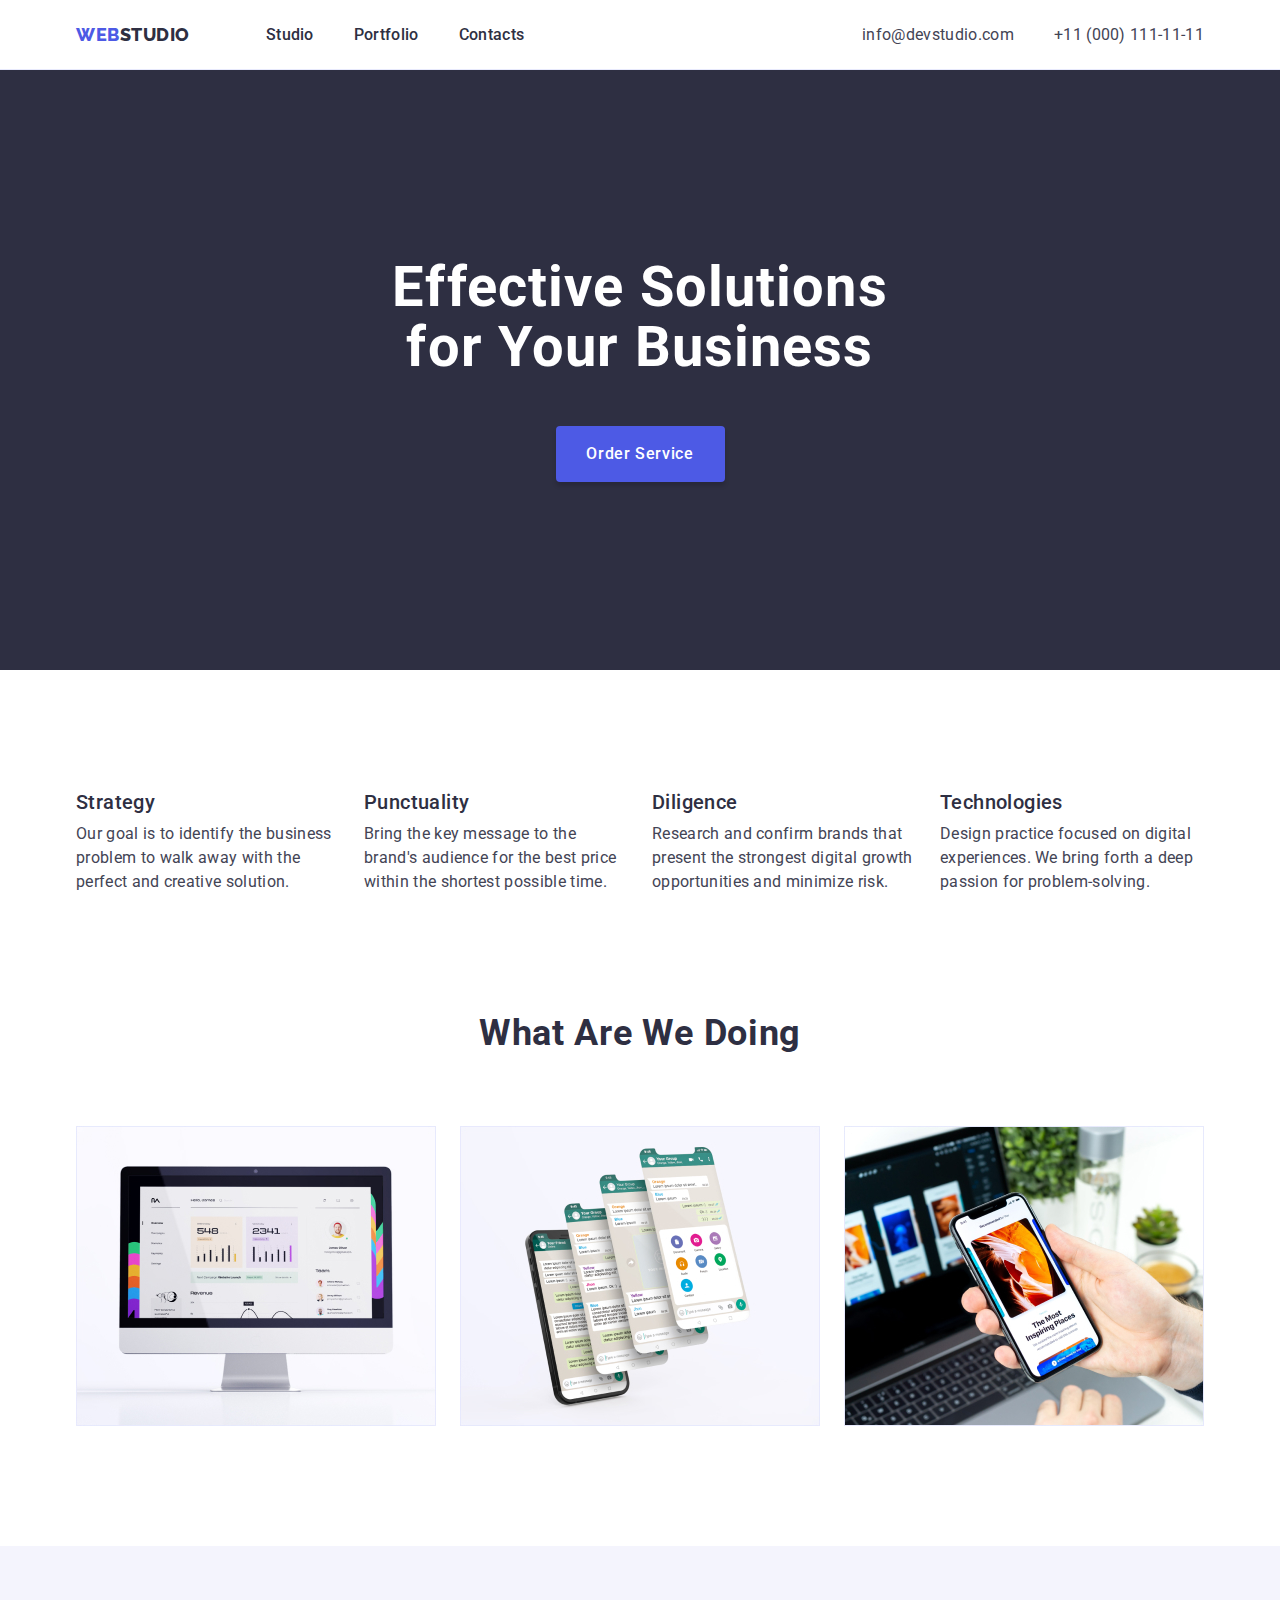
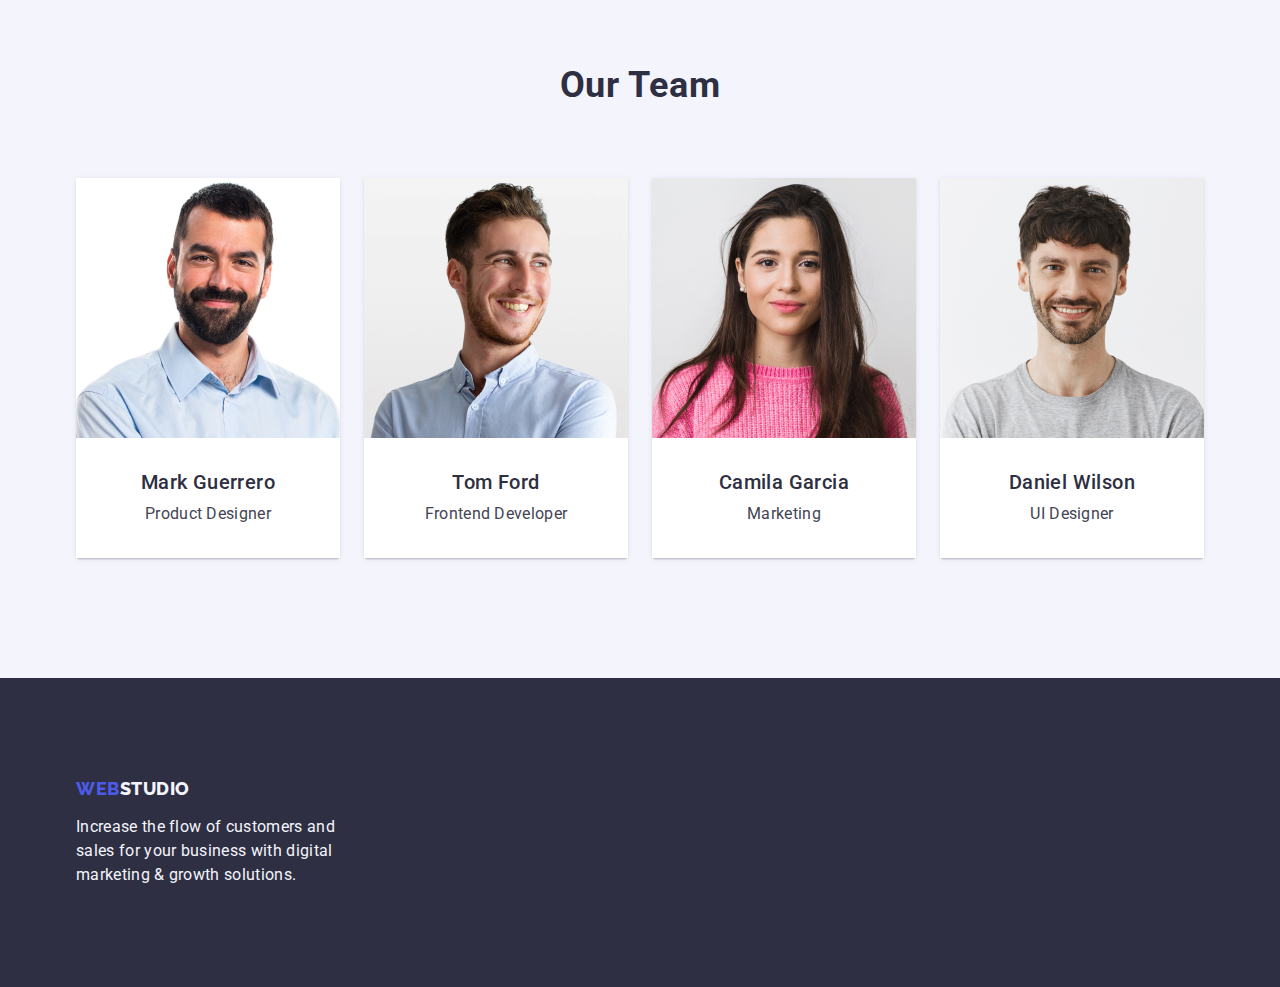
<file: index.html>
<!DOCTYPE html>
<html lang="en">
  <head>
    <meta charset="UTF-8" />
    <meta http-equiv="X-UA-Compatible" content="IE=edge" />
    <meta name="viewport" content="width=device-width, initial-scale=1.0" />
    <link rel="preconnect" href="https://fonts.googleapis.com" />
    <link rel="preconnect" href="https://fonts.gstatic.com" crossorigin />
    <link
      href="https://fonts.googleapis.com/css2?family=Raleway:wght@800&family=Roboto:wght@400;500;700;900&display=swap"
      rel="stylesheet"
    />
    <link
      rel="stylesheet"
      href="https://cdnjs.cloudflare.com/ajax/libs/modern-normalize/2.0.0/modern-normalize.min.css"
    />
    <link rel="stylesheet" href="./css/styles.css" />
    <title>WebStudio</title>
  </head>
  <body>
    <!-- Header -->
    <header class="header">
      <div class="container header-container">
        <nav class="header-nav">
          <!-- Logo -->
          <a class="header-logo link" href="./index.html"
            >Web<span class="logo">Studio</span></a
          >
          <!-- Menu Nav -->
          <ul class="header-nav-list list">
            <li class="header-nav-item">
              <a class="header-nav-link link" href="./index.html">Studio</a>
            </li>
            <li class="header-nav-item">
              <a class="header-nav-link link" href="./portfolio.html"
                >Portfolio</a
              >
            </li>
            <li class="header-nav-item">
              <a class="header-nav-link link" href="">Contacts</a>
            </li>
          </ul>
        </nav>

        <!-- Contact address -->
        <address class="address">
          <ul class="address-list list">
            <li class="address-item">
              <a class="address-link link" href="mailto:info@devstudio.com"
                >info@devstudio.com</a
              >
            </li>
            <li class="address-item">
              <a class="address-link link" href="tel:+110001111111"
                >+11 (000) 111-11-11</a
              >
            </li>
          </ul>
        </address>
      </div>
    </header>

    <!-- Main content -->
    <main>
      <!-- Section Hero Image -->
      <section class="section-hero">
        <div class="container">
          <h1 class="hero-title">Effective Solutions for Your Business</h1>
          <button type="button" class="hero-button">Order Service</button>
        </div>
      </section>

      <!-- Section-Our Features -->
      <section class="section-features">
        <div class="container">
          <!-- hidden attribute -->
          <h2 class="visually-hidden">Our Features</h2>
          <ul class="features-list list">
            <li class="features-item">
              <h3 class="features-title">Strategy</h3>
              <p class="features-text">
                Our goal is to identify the business problem to walk away with
                the perfect and creative solution.
              </p>
            </li>

            <li class="features-item">
              <h3 class="features-title">Punctuality</h3>
              <p class="features-text">
                Bring the key message to the brand's audience for the best price
                within the shortest possible time.
              </p>
            </li>

            <li class="features-item">
              <h3 class="features-title">Diligence</h3>
              <p class="features-text">
                Research and confirm brands that present the strongest digital
                growth opportunities and minimize risk.
              </p>
            </li>

            <li class="features-item">
              <h3 class="features-title">Technologies</h3>
              <p class="features-text">
                Design practice focused on digital experiences. We bring forth a
                deep passion for problem-solving.
              </p>
            </li>
          </ul>
        </div>
      </section>

      <!-- Section-Our Products -->
      <section class="section-products">
        <div class="container">
          <h2 class="products-title">What are we doing</h2>
          <ul class="products-list list">
            <li class="products-item">
              <img
                src="./images/img1.jpg"
                alt="pc aplicatoin"
                width="360"
                height="300"
              />
            </li>
            <li class="products-item">
              <img
                src="./images/img2.jpg"
                alt="mobile aplication"
                width="360"
                height="300"
              />
            </li>

            <li class="products-item">
              <img
                src="./images/img3.jpg"
                alt="quick access from any device"
                width="360"
                height="300"
              />
            </li>
          </ul>
        </div>
      </section>

      <!-- Section-Our Team -->
      <section class="section-team">
        <div class="container">
          <h2 class="team-title">Our Team</h2>
          <ul class="team-list list">
            <li class="team-item">
              <img
                class="team-photo"
                src="./images/mark-guerrero.jpg"
                alt="Photo of Mark Guerrero-Product Designer"
                width="264"
                height="260"
              />
              <div class="cards">
                <h3 class="team-name">Mark Guerrero</h3>
                <p class="team-text">Product Designer</p>
              </div>
            </li>
            <li class="team-item">
              <img
                class="team-photo"
                src="./images/tom-ford.jpg"
                alt="Photo of Tom Ford-Frontend Developer"
                width="264"
                height="260"
              />
              <div class="cards">
                <h3 class="team-name">Tom Ford</h3>
                <p class="team-text">Frontend Developer</p>
              </div>
            </li>
            <li class="team-item">
              <img
                class="team-photo"
                src="./images/camila-garcia.jpg"
                alt="Photo of Camila Garcia-Marketing"
                width="264"
                height="260"
              />
              <div class="cards">
                <h3 class="team-name">Camila Garcia</h3>
                <p class="team-text">Marketing</p>
              </div>
            </li>
            <li class="team-item">
              <img
                class="team-photo"
                src="./images/daniel-wilson.jpg"
                alt="Photo of Daniel Wilson-UI Designer"
                width="264"
                height="260"
              />
              <div class="cards">
                <h3 class="team-name">Daniel Wilson</h3>
                <p class="team-text">UI Designer</p>
              </div>
            </li>
          </ul>
        </div>
      </section>
    </main>

    <!-- Footer -->
    <footer class="section footer">
      <div class="container">
        <a class="footer-logo link" href="./index.html"
          >Web<span class="logo">Studio</span></a
        >
        <p class="footer-text">
          Increase the flow of customers and sales for your business with
          digital marketing & growth solutions.
        </p>
      </div>
    </footer>
  </body>
</html>
</file>
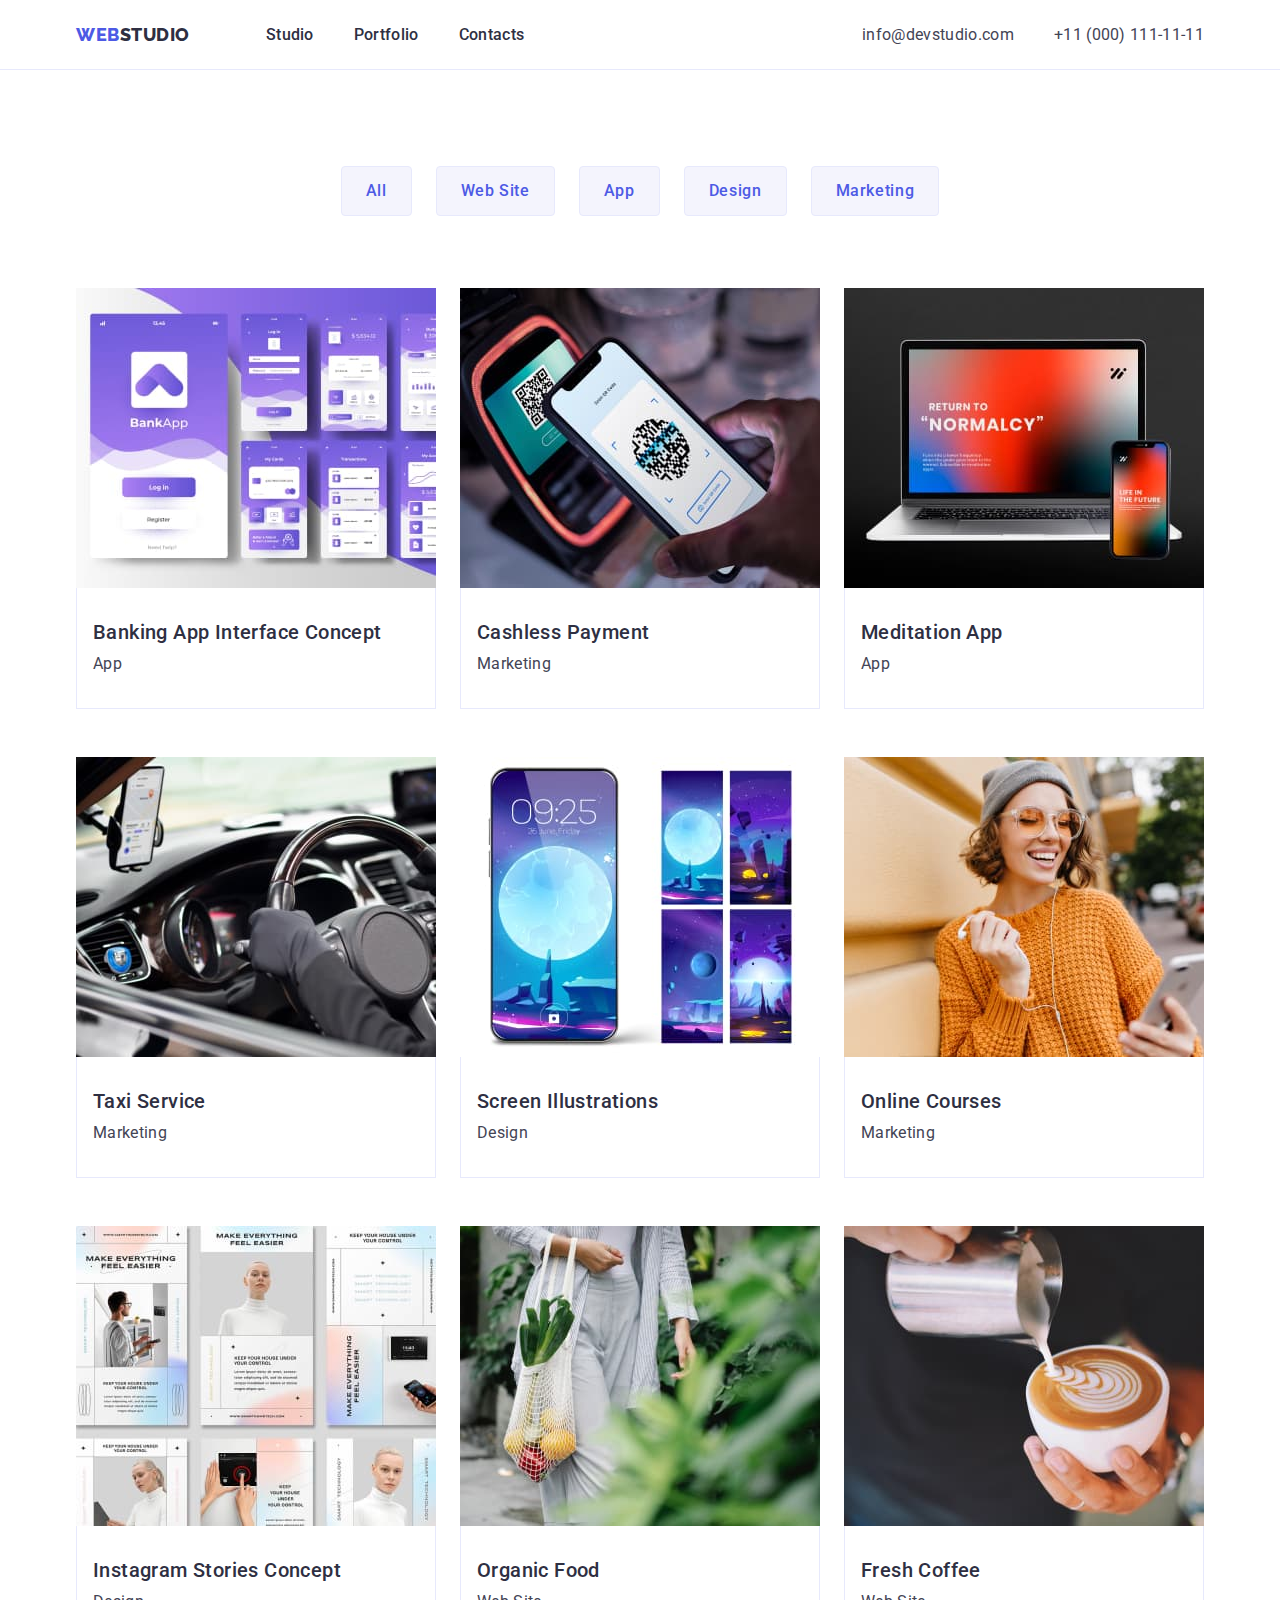
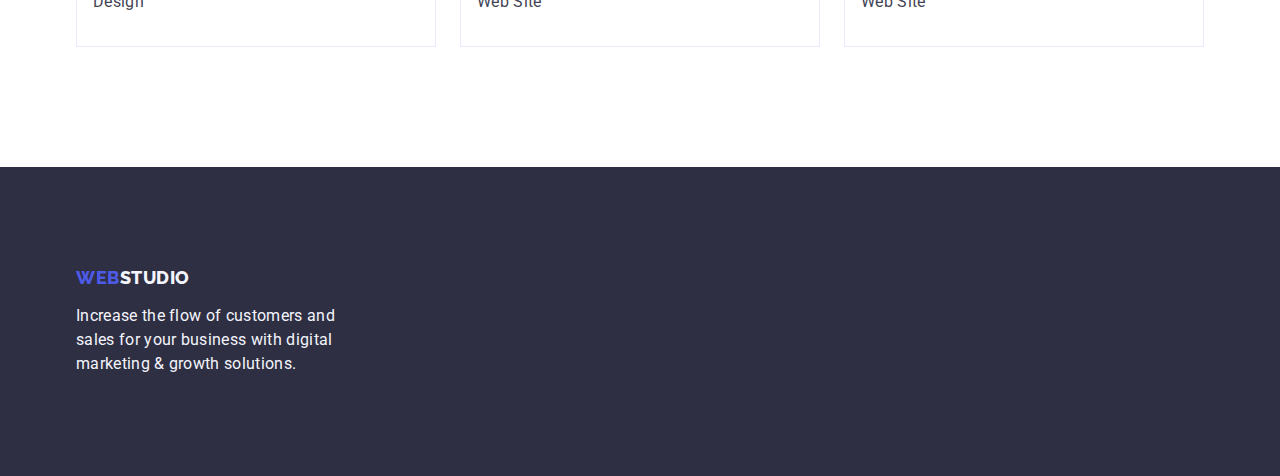
<file: portfolio.html>
<!DOCTYPE html>
<html lang="en">
  <head>
    <meta charset="UTF-8" />
    <meta http-equiv="X-UA-Compatible" content="IE=edge" />
    <meta name="viewport" content="width=device-width, initial-scale=1.0" />
    <link rel="preconnect" href="https://fonts.googleapis.com" />
    <link rel="preconnect" href="https://fonts.gstatic.com" crossorigin />
    <link
      href="https://fonts.googleapis.com/css2?family=Raleway:wght@800&family=Roboto:wght@400;500;700;900&display=swap"
      rel="stylesheet"
    />
    <link
      rel="stylesheet"
      href="https://cdnjs.cloudflare.com/ajax/libs/modern-normalize/2.0.0/modern-normalize.min.css"
    />
    <link rel="stylesheet" href="./css/styles.css" />
    <title>WebStudio</title>
  </head>
  <body>
    <!-- Header -->
    <header class="header">
      <div class="container header-container">
        <nav class="header-nav">
          <!-- Logo -->
          <a class="header-logo link" href="./index.html"
            >Web<span class="logo">Studio</span></a
          >
          <!-- Menu Nav -->
          <ul class="header-nav-list list">
            <li class="header-nav-item">
              <a class="header-nav-link link" href="./index.html">Studio</a>
            </li>
            <li class="header-nav-item">
              <a class="header-nav-link link" href="./portfolio.html"
                >Portfolio</a
              >
            </li>
            <li class="header-nav-item">
              <a class="header-nav-link link" href="">Contacts</a>
            </li>
          </ul>
        </nav>

        <!-- Contact address -->
        <address class="address">
          <ul class="address-list list">
            <li class="address-item">
              <a class="address-link link" href="mailto:info@devstudio.com"
                >info@devstudio.com</a
              >
            </li>
            <li class="address-item">
              <a class="address-link link" href="tel:+110001111111"
                >+11 (000) 111-11-11</a
              >
            </li>
          </ul>
        </address>
      </div>
    </header>

    <!-- Main -->
    <main>
      <section class="section-portfolio">
        <div class="container">
          <h1 class="visually-hidden">Examples of a projects</h1>
          <!-- Buttons -->
          <ul class="portfolio-filters-list list">
            <li class="portfolio-bttn-item">
              <button type="button" class="portfolio-button">All</button>
            </li>
            <li class="portfolio-bttn-item">
              <button type="button" class="portfolio-button">Web Site</button>
            </li>
            <li class="portfolio-bttn-item">
              <button type="button" class="portfolio-button">App</button>
            </li>
            <li class="portfolio-bttn-item">
              <button type="button" class="portfolio-button">Design</button>
            </li>
            <li class="portfolio-bttn-item">
              <button type="button" class="portfolio-button">Marketing</button>
            </li>
          </ul>

          <!-- Examples of a projects -->
          <ul class="portfolio-projects-list list">
            <li class="portfolio-projects-item">
              <a class="link">
                <img
                  src="./images/img-bankapp.jpg"
                  alt="Photo with interface of banking application"
                  width="360"
                  height="300"
                />
                <div class="portfolio-cards">
                  <h2 class="portfolio-projects-subtitle">
                    Banking App Interface Concept
                  </h2>
                  <p class="portfolio-projects-text">App</p>
                </div>
              </a>
            </li>
            <li class="portfolio-projects-item">
              <a class="link">
                <img
                  src="./images/img-no-cash.jpg"
                  alt="Photo of a cashless easy payment"
                  width="360"
                  height="300"
                />
                <div class="portfolio-cards">
                  <h2 class="portfolio-projects-subtitle">Cashless Payment</h2>
                  <p class="portfolio-projects-text">Marketing</p>
                </div>
              </a>
            </li>
            <li class="portfolio-projects-item">
              <a class="link">
                <img
                  src="./images/img-normalcy.jpg"
                  alt="Picture of a application for all your creative needs"
                  width="360"
                  height="300"
                />
                <div class="portfolio-cards">
                  <h2 class="portfolio-projects-subtitle">Meditation App</h2>
                  <p class="portfolio-projects-text">App</p>
                </div>
              </a>
            </li>
            <li class="portfolio-projects-item">
              <a class="link">
                <img
                  src="./images/img-taxi-service.jpg"
                  alt="Photo of a nice car on taxi service"
                  width="360"
                  height="300"
                />
                <div class="portfolio-cards">
                  <h2 class="portfolio-projects-subtitle">Taxi Service</h2>
                  <p class="portfolio-projects-text">Marketing</p>
                </div>
              </a>
            </li>
            <li class="portfolio-projects-item">
              <a class="link">
                <img
                  src="./images/img-screen-illustrations.jpg"
                  alt="Picture of a Screen Illustrations on mobile"
                  width="360"
                  height="300"
                />
                <div class="portfolio-cards">
                  <h2 class="portfolio-projects-subtitle">
                    Screen Illustrations
                  </h2>
                  <p class="portfolio-projects-text">Design</p>
                </div>
              </a>
            </li>
            <li class="portfolio-projects-item">
              <a class="link">
                <img
                  src="./images/img-online-courses.jpg"
                  alt="Photo of a happy girl who used Online Courses"
                  width="360"
                  height="300"
                />
                <div class="portfolio-cards">
                  <h2 class="portfolio-projects-subtitle">Online Courses</h2>
                  <p class="portfolio-projects-text">Marketing</p>
                </div>
              </a>
            </li>
            <li class="portfolio-projects-item">
              <a class="link">
                <img
                  src="./images/img-Instagram-stories-concept.jpg"
                  alt="Picture of a Instagram Stories"
                  width="360"
                  height="300"
                />
                <div class="portfolio-cards">
                  <h2 class="portfolio-projects-subtitle">
                    Instagram Stories Concept
                  </h2>
                  <p class="portfolio-projects-text">Design</p>
                </div>
              </a>
            </li>
            <li class="portfolio-projects-item">
              <a class="link">
                <img
                  src="./images/img-organic-food.jpg"
                  alt="Photo of a woman with a basket of organic food"
                  width="360"
                  height="300"
                />
                <div class="portfolio-cards">
                  <h2 class="portfolio-projects-subtitle">Organic Food</h2>
                  <p class="portfolio-projects-text">Web Site</p>
                </div>
              </a>
            </li>
            <li class="portfolio-projects-item">
              <a class="link">
                <img
                  src="./images/img-fresh-coffee.jpg"
                  alt="Photo of a barista who draws on coffee"
                  width="360"
                  height="300"
                />
                <div class="portfolio-cards">
                  <h2 class="portfolio-projects-subtitle">Fresh Coffee</h2>
                  <p class="portfolio-projects-text">Web Site</p>
                </div></a
              >
            </li>
          </ul>
        </div>
      </section>
    </main>

    <!-- Footer -->
    <footer class="section footer">
      <div class="container">
        <a class="footer-logo link" href="./index.html"
          >Web<span class="logo">Studio</span></a
        >
        <p class="footer-text">
          Increase the flow of customers and sales for your business with
          digital marketing & growth solutions.
        </p>
      </div>
    </footer>
  </body>
</html>
</file>
<file: css/styles.css>
:root {
    --first-text-color: #2E2F42;
    --second-text-color: #434455;
    --third-text-color: #FFFFFF;
    --fourth-text-color: #F4F4FD;
    --background-main-color: #FFFFFF;
    --background-second-color: #2E2F42;
    --background-third-color: #F4F4FD;
    --logo-first-color: #4D5AE5;
    --logo-second-color: #2E2F42;
    --logo-third-color: #F4F4FD;
    --bttn-background-color: #404BBF;
    --bttn-background-second-color: #F4F4FD;
    --bttn-first-color: #4D5AE5;
    --bttn-second-color: #FFFFFF;
    --border-bttn-color: #E7E9FC;
}

body {
    font-family: 'Roboto', sans-serif;
    color: #2E2F42;
    color: #434455;
    background: #FFFFFF;
}

/* Reset styles */

p, h1,h2,h3,h4,h5,h6 {
    margin-top: 0;
    margin-bottom: 0;
}

a {
    text-decoration: none;
    margin-top: 0;
    margin-bottom: 0;
    padding-left: 0;
}

ul {
    list-style-type: none;
    margin-top: 0;
    margin-bottom: 0;
    padding-left: 0;
}

.link {
    text-decoration: none; 
}

.list {
    list-style-type: none;
}

img {
    display: block;
    max-width: 100%;
    height: auto;
}

/*----- Home page -----*/

/* Header (Home page , Portfolio) */

.header {
    border-bottom: 1px solid #E7E9FC;
}

.container {
    width: 100%;
    max-width: 1158px;
    padding: 0 15px;
    margin: 0 auto;
}

.header-container {
    display: flex;
    align-items: center;
}

.header-nav {
    display: flex;
    align-items: center;
    margin-right: auto;
}

.header-nav-list {
    display: flex;
    align-items: center;
    gap: 40px;
}

 .header-nav-link {
    font-weight: 500;
    font-size: 16px;
    line-height: 1.50;
    letter-spacing: 0.02em;
    padding-top: 24px;
    padding-bottom: 24px;
    color: var(--first-text-color);
}

.header-nav-link:is(:hover, :focus) {
    color: #404BBF;
}

.header-logo {
    font-family: 'Raleway', sans-serif;
    font-style: normal;
    font-weight: 800;
    font-size: 18px;
    line-height: 1.17;
    letter-spacing: 0.03em;
    text-transform: uppercase;
    margin-right: 76px;
    padding-top: 24px;
    padding-bottom: 24px;
    color: var(--logo-first-color)
        
}

.header-logo span {
    font-family: 'Raleway', sans-serif;
    font-style: normal;
    font-weight: 800;
    font-size: 18px;
    line-height: 1.17;
    letter-spacing: 0.03em;
    text-transform: uppercase;
    color: var(--logo-second-color)
}

.address {
    font-style: normal;
}

.address-list {
    display: flex;
    align-items: center;
    gap: 40px;
    margin-left: auto;
}

.address-item {

}

.address-link {
    font-style: normal;
    font-weight: 400;
    font-size: 16px;
    line-height: 1.50;
    letter-spacing: 0.02em;
    padding-top: 24px;
    padding-bottom: 24px;
    color: var(--second-text-color);
}

.address-link:is(:hover, :focus) {
    color: #404BBF;
}

/* Main (Home page) */

/* Hero Section */

.section-hero {
    width: 100%;
    padding: 188px 0;
    background: var(--background-second-color);
}

.hero-title {
    font-weight: 700;
    font-size: 56px;
    text-align: center;
    line-height: 1.07;
    letter-spacing: 0.02em;
    max-width: 496px;
    margin-left: auto;
    margin-right: auto;
    margin-bottom: 48px;
    color: var(--third-text-color);
}

.hero-button {
    font-family: 'Roboto', sans-serif;
    font-style: normal;
    font-weight: 500;
    font-size: 16px;
    line-height: 1.50;
    letter-spacing: 0.04em;
    cursor: pointer;
    box-shadow: 0px 4px 4px rgba(0, 0, 0, 0.15);
    border-radius: 4px;
    border: none;
    min-width: 169px;
    height: 56px;
    display: block;
    margin: 0 auto;
    color: var(--third-text-color);
    background: #4D5AE5;
}

.hero-button:is(:hover, :focus) {
    background: #404BBF;
}

/* Features Section */

.section-features {
    width: 100%;
    padding: 120px 0;
}

.visually-hidden {
    position: absolute;
    width: 1px;
    height: 1px;
    margin: -1px;
    border: 0;
    padding: 0;
    white-space: nowrap;
    clip-path: inset(100%);
    clip: rect(0 0 0 0);
    overflow: hidden;
}

.features-list {
    display: flex;
    gap: 24px;
}

.features-item {
    width: calc( (100% - 3 * 24px) / 4);
}

.features-title {
    font-weight: 500;
    font-size: 20px;
    line-height: 1.20;
    letter-spacing: 0.02em;
    margin-bottom: 8px;
    color: var(--first-text-color);
}

.features-text {
    font-weight: 400;
    font-size: 16px;
    line-height: 1.50;
    letter-spacing: 0.02em;
    color: var(--second-text-color);
}

/* Products Section */

.section-products {
    width: 100%;
    padding-bottom: 120px;
}

.products-title {
    font-weight: 700;
    font-size: 36px;
    line-height: 1.11;
    letter-spacing: 0.02em;
    text-align: center;
    text-transform: capitalize;
    margin-bottom: 72px;
    color: var(--first-text-color);
}

.products-list {
    display: flex;
    gap: 24px;
}

.products-item {
    width: calc( (100% - 2 * 24px) / 3);
}



/* Team Section */

.section-team {
    width: 100%;
    padding: 120px 0;
    background-color: #F4F4FD;
}

.team-title {
    font-weight: 700;
    font-size: 36px;
    line-height: 1.11;
    letter-spacing: 0.02em;
    text-align: center;
    text-transform: capitalize;
    margin-bottom: 72px;
    color: var(--first-text-color);
}

.team-list {
    display: flex;
    gap: 24px;
}

.team-item {
    width: calc( (100% - 3 * 24px) / 4);
    box-shadow: 0px 1px 6px rgba(46, 47, 66, 0.08), 0px 1px 1px rgba(46, 47, 66, 0.16), 0px 2px 1px rgba(46, 47, 66, 0.08);
    border-radius: 0px 0px 4px 4px;
}

/* Picture description (Cards) */

.cards {
    padding: 32px 16px;
    background: #FFFFFF;
}

.team-name {
    font-weight: 500;
    font-size: 20px;
    line-height: 1.20;
    letter-spacing: 0.02em;
    text-align: center;
    margin-bottom: 8px;
    color: var(--first-text-color);
}

.team-text {
    font-weight: 400;
    font-size: 16px;
    line-height: 1.50;
    letter-spacing: 0.02em;
    text-align: center;
    color: var(--second-text-color);
}

/* Footer (Home page , Portfolio) */

.footer {
    width: 100%;
    padding: 100px 0;
    background: var(--background-second-color);
}

.footer-logo {
    font-family: 'Raleway' , sans-serif;
    font-style: normal;
    font-weight: 800;
    font-size: 18px;
    line-height: 1.17;
    letter-spacing: 0.03em;
    display: inline-block;
    margin-bottom: 16px;
    text-transform: uppercase;
    color: var(--logo-first-color);
}

.footer-logo span {
    font-family: 'Raleway', sans-serif;
    font-style: normal;
    font-weight: 800;
    font-size: 18px;
    line-height: 1.17;
    letter-spacing: 0.03em;
    text-transform: uppercase;
    color: var(--logo-third-color)
}

.footer-text {
    font-weight: 400;
    font-size: 16px;
    line-height: 1.50;
    letter-spacing: 0.02em;
    max-width: 264px;
    color: var(--fourth-text-color);
}



/*----- Portfolio Page -----*/

.section-portfolio {
    padding: 96px 0 120px 0;
}

.portfolio-filters-list {
    display: flex;
    flex-wrap: wrap;
    justify-content: center;
    gap: 24px;
    margin-bottom: 72px;
}

/* Buttons filters */
.portfolio-button {
    font-family: 'Roboto', sans-serif;
    font-weight: 500;
    font-size: 16px;
    line-height: 1.50;
    letter-spacing: 0.04em;
    cursor: pointer;
    padding: 12px 24px;
    border: 1px solid var(--border-bttn-color);
    border-radius: 4px;
    color: var(--bttn-first-color);
    background: var(--bttn-background-second-color);
}

.portfolio-button:is(:hover, :focus) {
    color: #FFFFFF;
    background-color: #404BBF;
    border: 1px solid transparent;
}

/* -Examples of projects- */

.portfolio-projects-list {
    display: flex;
    flex-wrap: wrap;
    justify-content: center;
    column-gap: 24px;
    row-gap: 48px;
}

.portfolio-projects-item {
    width: calc((100% - 2 * 24px) / 3);
}

.portfolio-cards {
    padding: 32px 16px;
    border: 1px solid #e7e9fc;
    border-top: none;
}

.portfolio-projects-subtitle {
    font-weight: 500;
    font-size: 20px;
    line-height: 1.20;
    letter-spacing: 0.02em;
    margin-bottom: 8px;
    color: var(--first-text-color);
}

.portfolio-projects-text {
    font-weight: 400;
    font-size: 16px;
    line-height: 1.50;
    letter-spacing: 0.02em;
    color: var(--second-text-color);
}
</file>
